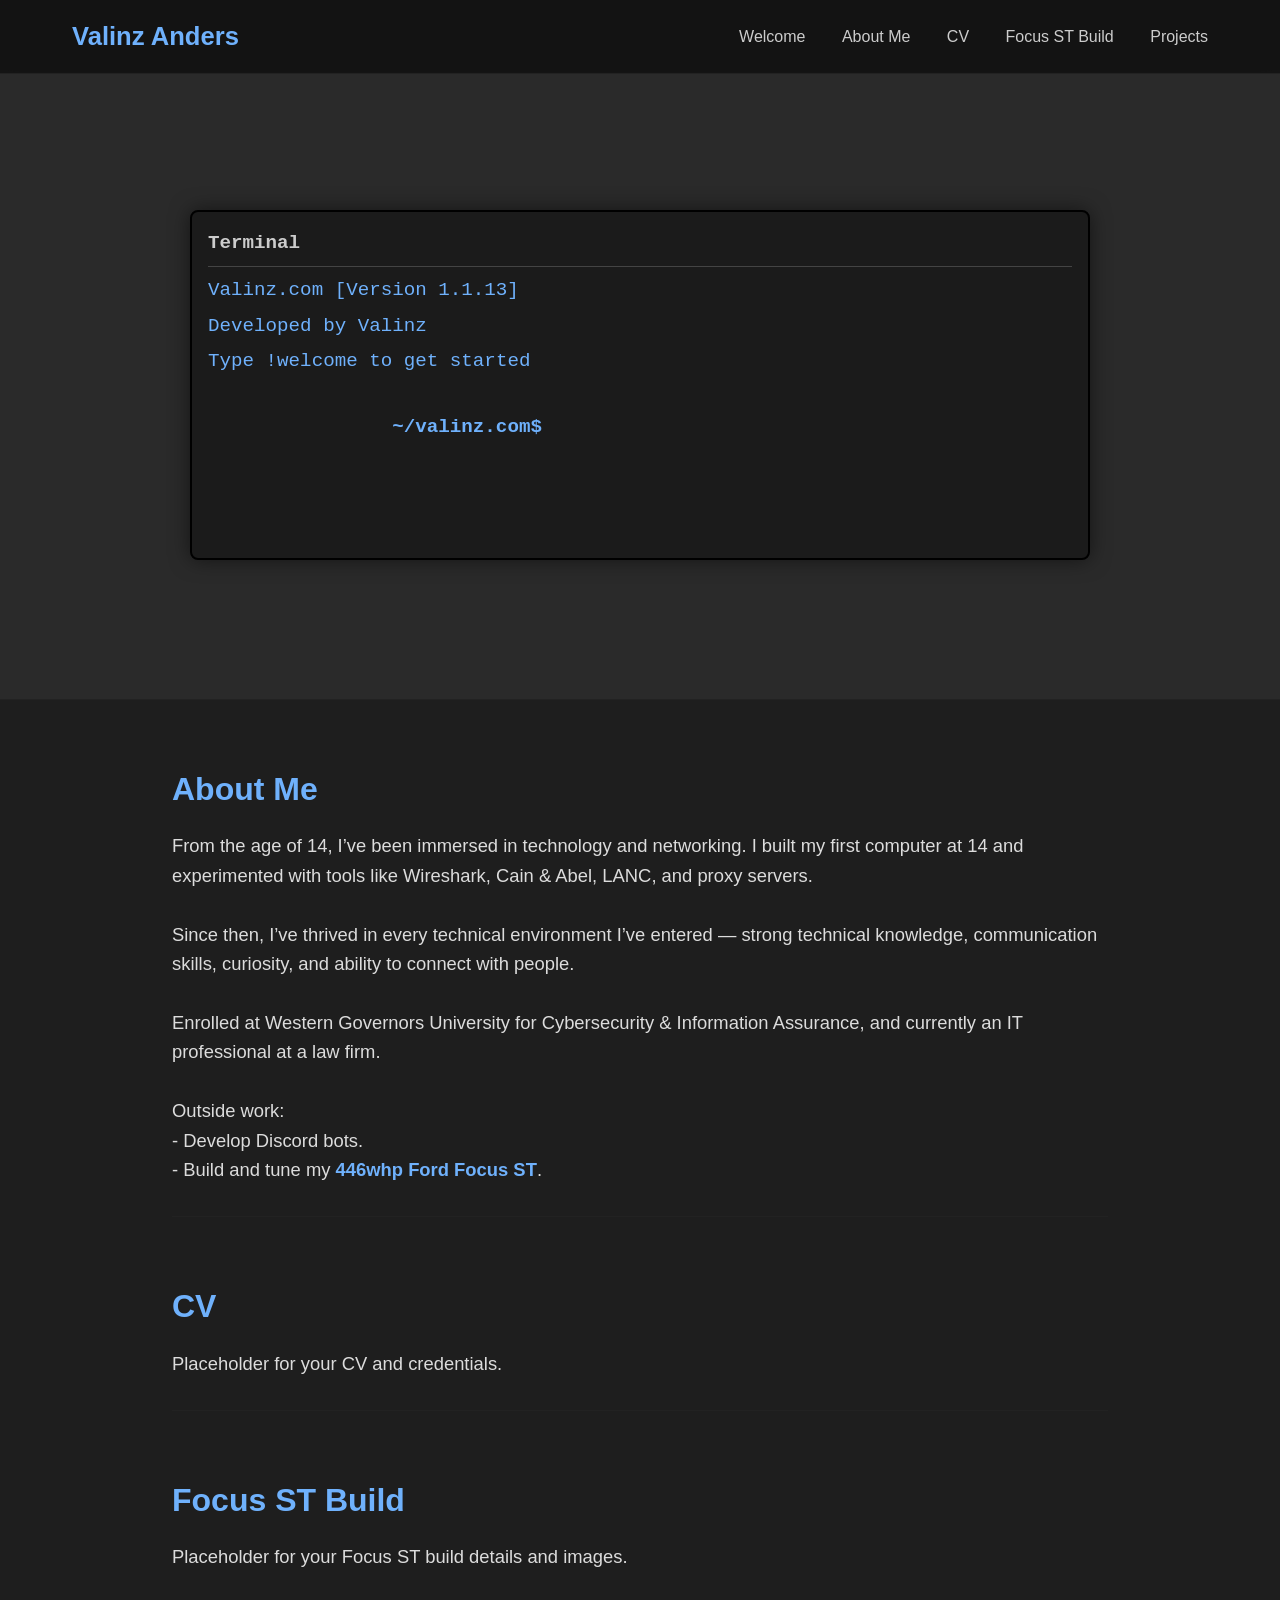
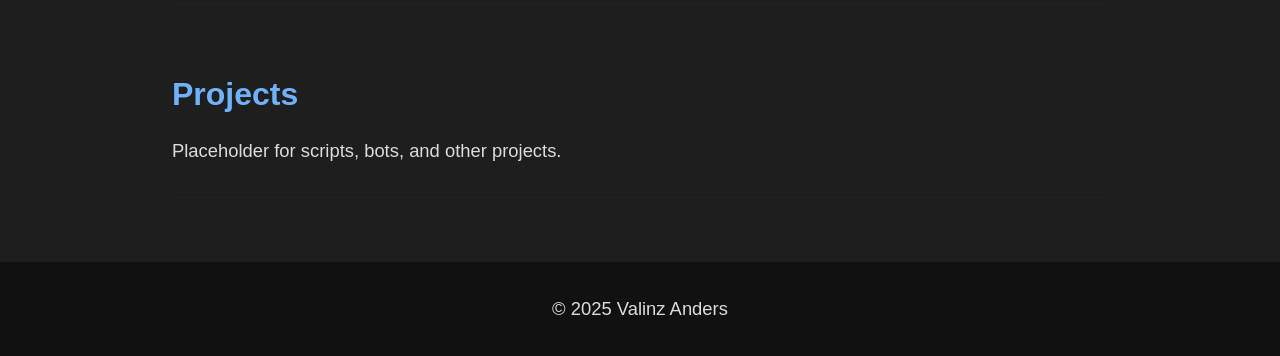
<file: Valinz.com/index.html>
<!DOCTYPE html>
<html lang="en">
<head>
    <meta charset="UTF-8">
    <meta name="viewport" content="width=device-width, initial-scale=1.0">
    <title>Valinz | Portfolio</title>
    <link rel="stylesheet" href="style.css">
</head>
<body>

<!-- Navigation Bar -->
<nav>
    <div class="nav-container">
        <div class="nav-left">
            <h1 class="logo">Valinz Anders</h1>
        </div>
        <div class="nav-right">
            <a href="#welcome">Welcome</a>
            <a href="#about">About Me</a>
            <a href="#cv">CV</a>
            <a href="#focus">Focus ST Build</a>
            <a href="#projects">Projects</a>
        </div>
    </div>
</nav>

<!-- Welcome / Terminal Section -->
<section id="welcome" class="welcome-section">
    <div class="terminal">
        <div class="terminal-header">Terminal</div>
        <div class="terminal-body" id="terminal-body">
            <div class="terminal-line">Valinz.com [Version 1.1.13]</div>
            <div class="terminal-line">Developed by Valinz</div>
            <div class="terminal-line">Type <span class="command">!welcome</span> to get started</div>
            <div class="terminal-line">
                <span class="prompt">~/valinz.com$</span> <span id="input-line" contenteditable="true"></span>
            </div>
        </div>
    </div>
</section>

<!-- Main Content -->
<main>
    <section id="about">
        <h2>About Me</h2>
        <p>
            From the age of 14, I’ve been immersed in technology and networking. I built my first computer at 14 and experimented with tools like Wireshark, Cain & Abel, LANC, and proxy servers.<br><br>
            Since then, I’ve thrived in every technical environment I’ve entered — strong technical knowledge, communication skills, curiosity, and ability to connect with people.<br><br>
            Enrolled at Western Governors University for Cybersecurity & Information Assurance, and currently an IT professional at a law firm.<br><br>
            Outside work:<br>
            - Develop Discord bots.<br>
            - Build and tune my <a href="https://www.focusst.org/members/vanders.139893/" target="_blank" class="hidden-link">446whp Ford Focus ST</a>.
        </p>
    </section>

    <section id="cv">
        <h2>CV</h2>
        <p>Placeholder for your CV and credentials.</p>
    </section>

    <section id="focus">
        <h2>Focus ST Build</h2>
        <p>Placeholder for your Focus ST build details and images.</p>
    </section>

    <section id="projects">
        <h2>Projects</h2>
        <p>Placeholder for scripts, bots, and other projects.</p>
    </section>
</main>

<footer>
    <p>© 2025 Valinz Anders</p>
</footer>

<script src="script.js"></script>
</body>
</html>
</file>
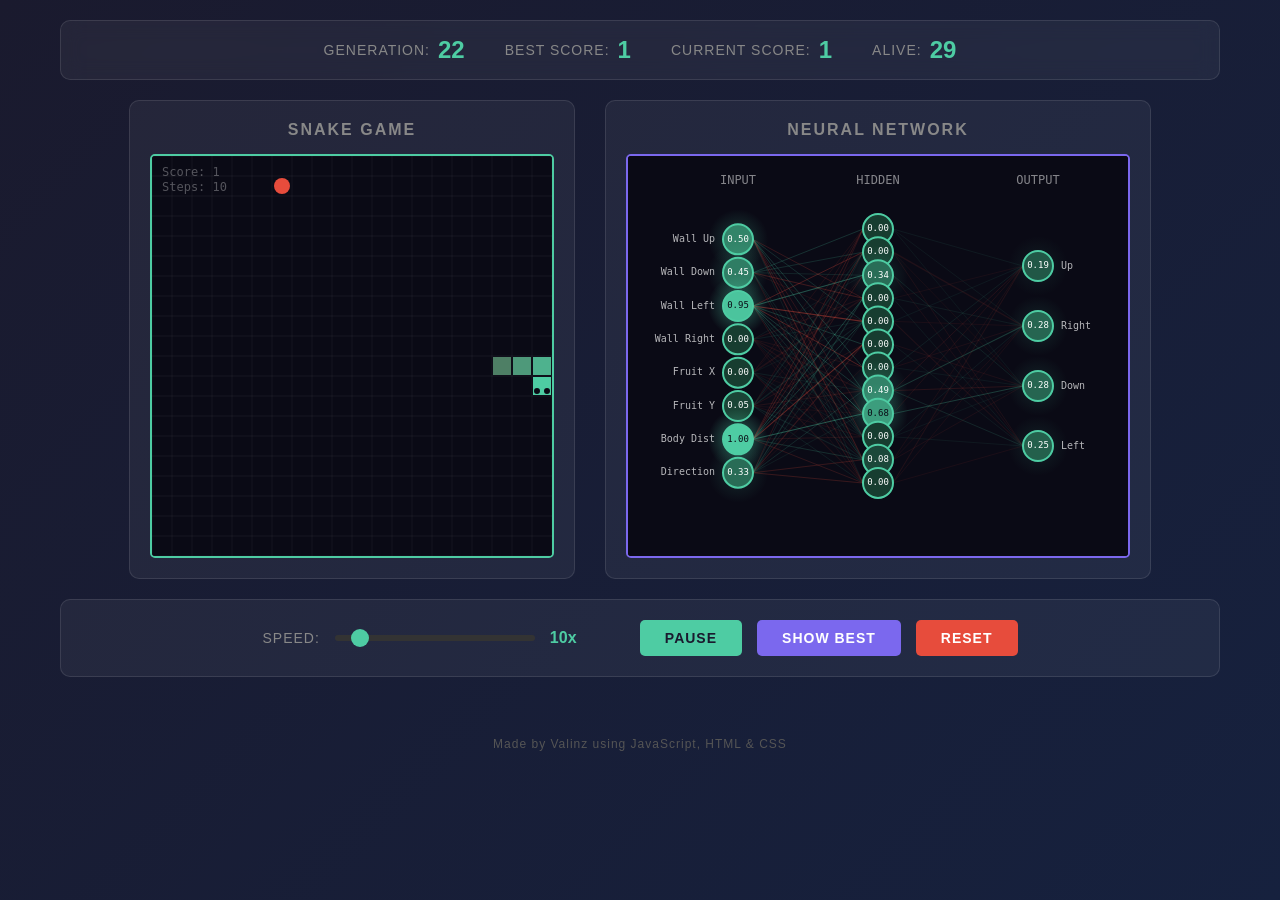
<file: AI Project's/Snake Neural Network/index.html>
<!DOCTYPE html>
<html lang="en">
<head>
    <meta charset="UTF-8">
    <meta name="viewport" content="width=device-width, initial-scale=1.0">
    <title>Snake AI - Neural Network Visualization</title>
    <link rel="stylesheet" href="style.css">
</head>
<body>
    <div class="container">
        <header class="stats-bar">
            <div class="stat">
                <span class="stat-label">Generation:</span>
                <span id="generation" class="stat-value">1</span>
            </div>
            <div class="stat">
                <span class="stat-label">Best Score:</span>
                <span id="best-score" class="stat-value">0</span>
            </div>
            <div class="stat">
                <span class="stat-label">Current Score:</span>
                <span id="current-score" class="stat-value">0</span>
            </div>
            <div class="stat">
                <span class="stat-label">Alive:</span>
                <span id="alive-count" class="stat-value">0</span>
            </div>
        </header>

        <main class="game-area">
            <div class="canvas-container">
                <h2>Snake Game</h2>
                <canvas id="game-canvas" width="400" height="400"></canvas>
            </div>
            <div class="canvas-container">
                <h2>Neural Network</h2>
                <canvas id="nn-canvas" width="500" height="400"></canvas>
            </div>
        </main>

        <footer class="controls">
            <div class="control-group">
                <label for="speed-slider">Speed:</label>
                <input type="range" id="speed-slider" min="1" max="100" value="10">
                <span id="speed-value">10x</span>
            </div>
            <div class="control-group">
                <button id="pause-btn">Pause</button>
                <button id="show-best-btn">Show Best</button>
                <button id="reset-btn">Reset</button>
            </div>
        </footer>
    </div>

    <div class="credits">
        Made by Valinz using JavaScript, HTML & CSS
    </div>

    <script src="js/utils.js"></script>
    <script src="js/neural-network.js"></script>
    <script src="js/snake.js"></script>
    <script src="js/visualizer.js"></script>
    <script src="js/evolution.js"></script>
    <script src="js/main.js"></script>
</body>
</html>
</file>
<file: Valinz.com/style.css>
/* Reset */
* {
    margin: 0;
    padding: 0;
    box-sizing: border-box;
}

/* Body */
body {
    font-family: 'Inter', 'Segoe UI', Roboto, sans-serif;
    background-color: #1e1e1e;
    color: #f0f0f0;
    line-height: 1.6;
    scroll-behavior: smooth;
    padding-top: 70px;
}

/* Navigation */
nav {
    position: fixed;
    top: 0;
    width: 100%;
    background-color: rgba(20,20,20,0.95);
    backdrop-filter: blur(8px);
    border-bottom: 1px solid #222;
    z-index: 1000;
}
.nav-container {
    max-width: 1200px;
    margin: 0 auto;
    padding: 1rem 2rem;
    display: flex;
    justify-content: space-between;
    align-items: center;
}
.logo { color: #6fb1fc; font-weight: 700; font-size: 1.6rem; }
.nav-right a {
    color: #ccc; text-decoration: none; margin-left: 2rem; transition: color 0.2s;
}
.nav-right a:hover { color: #6fb1fc; }

/* Sections */
main { max-width: 1000px; margin: 2rem auto; padding: 0 2rem; }
section { margin-bottom: 4rem; padding-bottom: 2rem; border-bottom: 1px solid #222; }
h2 { font-size: 2rem; color: #6fb1fc; margin-bottom: 1rem; }
p { font-size: 1.15rem; color: #dcdcdc; }
.hidden-link { color: #6fb1fc; font-weight: 600; text-decoration: none; }
.hidden-link:hover { color: #9dc9ff; text-decoration: underline; }

/* Footer */
footer { text-align: center; padding: 2rem; background-color: #111; color: #888; font-size: 0.95rem; }

/* --- Terminal Styles --- */
.welcome-section { display: flex; justify-content: center; align-items: center; background-color: #2a2a2a; height: 70vh; padding: 2rem; }
.terminal {
    width: 90%; max-width: 900px; height: 350px;
    background-color: #1b1b1b; border: 2px solid #000;
    border-radius: 8px; box-shadow: 0 0 20px rgba(0,0,0,0.5);
    display: flex; flex-direction: column;
    overflow-y: auto; padding: 1rem;
    font-family: 'Courier New', monospace; color: #6fb1fc; font-size: 1.2rem;
}
.terminal-header {
    font-weight: 600; color: #ccc; padding-bottom: 0.5rem; border-bottom: 1px solid #444;
}
.terminal-body { flex: 1; overflow-y: auto; padding-top: 0.5rem; }
.terminal-line { margin-bottom: 0.3rem; white-space: pre-wrap; }
.prompt { color: #6fb1fc; font-weight: 600; margin-right: 5px; }
#input-line { outline: none; color: #6fb1fc; }

/* Scrollbar */
.terminal::-webkit-scrollbar { width: 8px; }
.terminal::-webkit-scrollbar-thumb { background: #555; border-radius: 4px; }
.terminal::-webkit-scrollbar-track { background: #1b1b1b; }
</file>
<file: AI Project's/Snake Neural Network/style.css>
* {
    margin: 0;
    padding: 0;
    box-sizing: border-box;
}

body {
    font-family: 'Segoe UI', Tahoma, Geneva, Verdana, sans-serif;
    background: linear-gradient(135deg, #1a1a2e 0%, #16213e 100%);
    min-height: 100vh;
    color: #e0e0e0;
}

.container {
    max-width: 1200px;
    margin: 0 auto;
    padding: 20px;
}

.stats-bar {
    display: flex;
    justify-content: center;
    gap: 40px;
    padding: 15px 30px;
    background: rgba(255, 255, 255, 0.05);
    border-radius: 10px;
    margin-bottom: 20px;
    backdrop-filter: blur(10px);
    border: 1px solid rgba(255, 255, 255, 0.1);
}

.stat {
    display: flex;
    align-items: center;
    gap: 8px;
}

.stat-label {
    font-size: 14px;
    color: #888;
    text-transform: uppercase;
    letter-spacing: 1px;
}

.stat-value {
    font-size: 24px;
    font-weight: bold;
    color: #4ecca3;
}

.game-area {
    display: flex;
    justify-content: center;
    gap: 30px;
    margin-bottom: 20px;
    flex-wrap: wrap;
}

.canvas-container {
    background: rgba(255, 255, 255, 0.05);
    border-radius: 10px;
    padding: 20px;
    border: 1px solid rgba(255, 255, 255, 0.1);
}

.canvas-container h2 {
    text-align: center;
    margin-bottom: 15px;
    font-size: 16px;
    text-transform: uppercase;
    letter-spacing: 2px;
    color: #888;
}

canvas {
    display: block;
    background: #0a0a15;
    border-radius: 5px;
}

#game-canvas {
    border: 2px solid #4ecca3;
}

#nn-canvas {
    border: 2px solid #7b68ee;
}

.controls {
    display: flex;
    justify-content: center;
    align-items: center;
    gap: 40px;
    padding: 20px 30px;
    background: rgba(255, 255, 255, 0.05);
    border-radius: 10px;
    border: 1px solid rgba(255, 255, 255, 0.1);
    flex-wrap: wrap;
}

.control-group {
    display: flex;
    align-items: center;
    gap: 15px;
}

.control-group label {
    font-size: 14px;
    color: #888;
    text-transform: uppercase;
    letter-spacing: 1px;
}

#speed-slider {
    width: 200px;
    height: 6px;
    -webkit-appearance: none;
    appearance: none;
    background: #333;
    border-radius: 3px;
    outline: none;
}

#speed-slider::-webkit-slider-thumb {
    -webkit-appearance: none;
    appearance: none;
    width: 18px;
    height: 18px;
    background: #4ecca3;
    border-radius: 50%;
    cursor: pointer;
    transition: transform 0.2s;
}

#speed-slider::-webkit-slider-thumb:hover {
    transform: scale(1.2);
}

#speed-slider::-moz-range-thumb {
    width: 18px;
    height: 18px;
    background: #4ecca3;
    border-radius: 50%;
    cursor: pointer;
    border: none;
}

#speed-value {
    min-width: 50px;
    font-weight: bold;
    color: #4ecca3;
}

button {
    padding: 10px 25px;
    font-size: 14px;
    text-transform: uppercase;
    letter-spacing: 1px;
    border: none;
    border-radius: 5px;
    cursor: pointer;
    transition: all 0.3s ease;
    font-weight: bold;
}

#pause-btn {
    background: #4ecca3;
    color: #1a1a2e;
}

#pause-btn:hover {
    background: #3db892;
    transform: translateY(-2px);
}

#pause-btn.paused {
    background: #f39c12;
}

#show-best-btn {
    background: #7b68ee;
    color: white;
}

#show-best-btn:hover {
    background: #6a5acd;
    transform: translateY(-2px);
}

#show-best-btn.active {
    background: #e74c3c;
}

#reset-btn {
    background: #e74c3c;
    color: white;
}

#reset-btn:hover {
    background: #c0392b;
    transform: translateY(-2px);
}

.credits {
    text-align: center;
    padding: 20px;
    margin-top: 20px;
    color: #555;
    font-size: 12px;
    letter-spacing: 1px;
}

@media (max-width: 1000px) {
    .game-area {
        flex-direction: column;
        align-items: center;
    }

    .stats-bar {
        flex-wrap: wrap;
        gap: 20px;
    }

    .controls {
        flex-direction: column;
        gap: 20px;
    }
}
</file>
